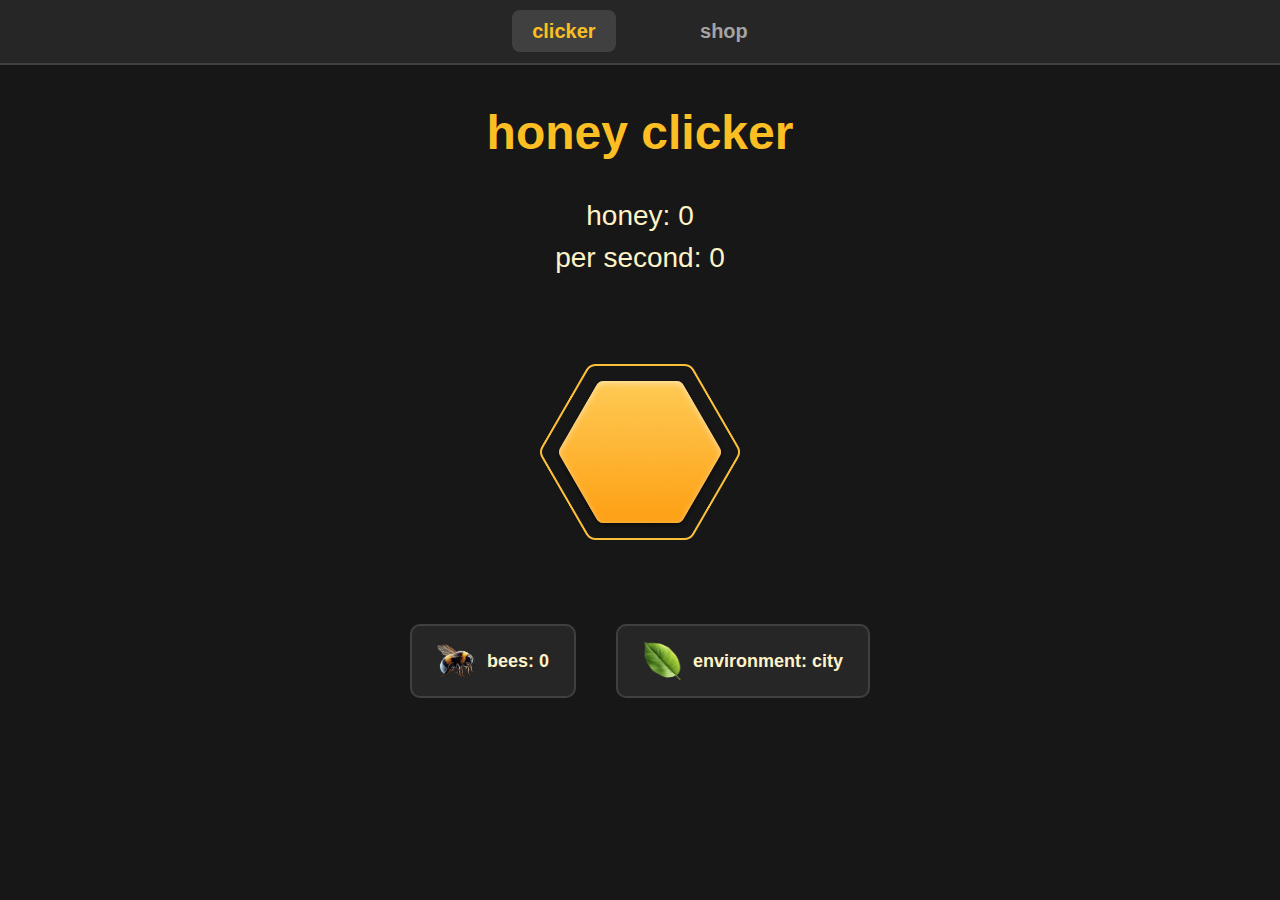
<file: index.html>
<!DOCTYPE html>
<html>
<head>
    <meta charset="UTF-8">
    <meta name="viewport" content="width=device-width, initial-scale=1.0">
    <title>honey clicker</title>
    <link rel="icon" type="image/x-icon" href="icons/favicon.ico">
    <link rel="stylesheet" href="style.css">
</head>
<body>
    <div class="nav">
        <a href="index.html" class="active">clicker</a>
        <a href="shop.html">shop</a>
    </div>

    <div class="clicker-page">
        <h1>honey clicker</h1>
        
        <div class="honey-display">
            <p>honey: <span id="honey-count">0</span></p>
            <p>per second: <span id="per-second">0</span></p>
        </div>

        <div class="honey-jar" id="honey-jar">
            <img src="icons/honey.png" alt="honey jar">
            <div class="bees" id="bees-container"></div>
        </div>

        <div class="stats">
            <div class="stat">
                <img src="icons/bee.png" alt="bee">
                <span>bees: <span id="bee-count">0</span></span>
            </div>
            <div class="stat">
                <img src="icons/leaf.png" alt="environment">
                <span>environment: <span id="environment">city</span></span>
            </div>
        </div>
    </div>

    <script src="script.js"></script>
</body>
</html>
</file>
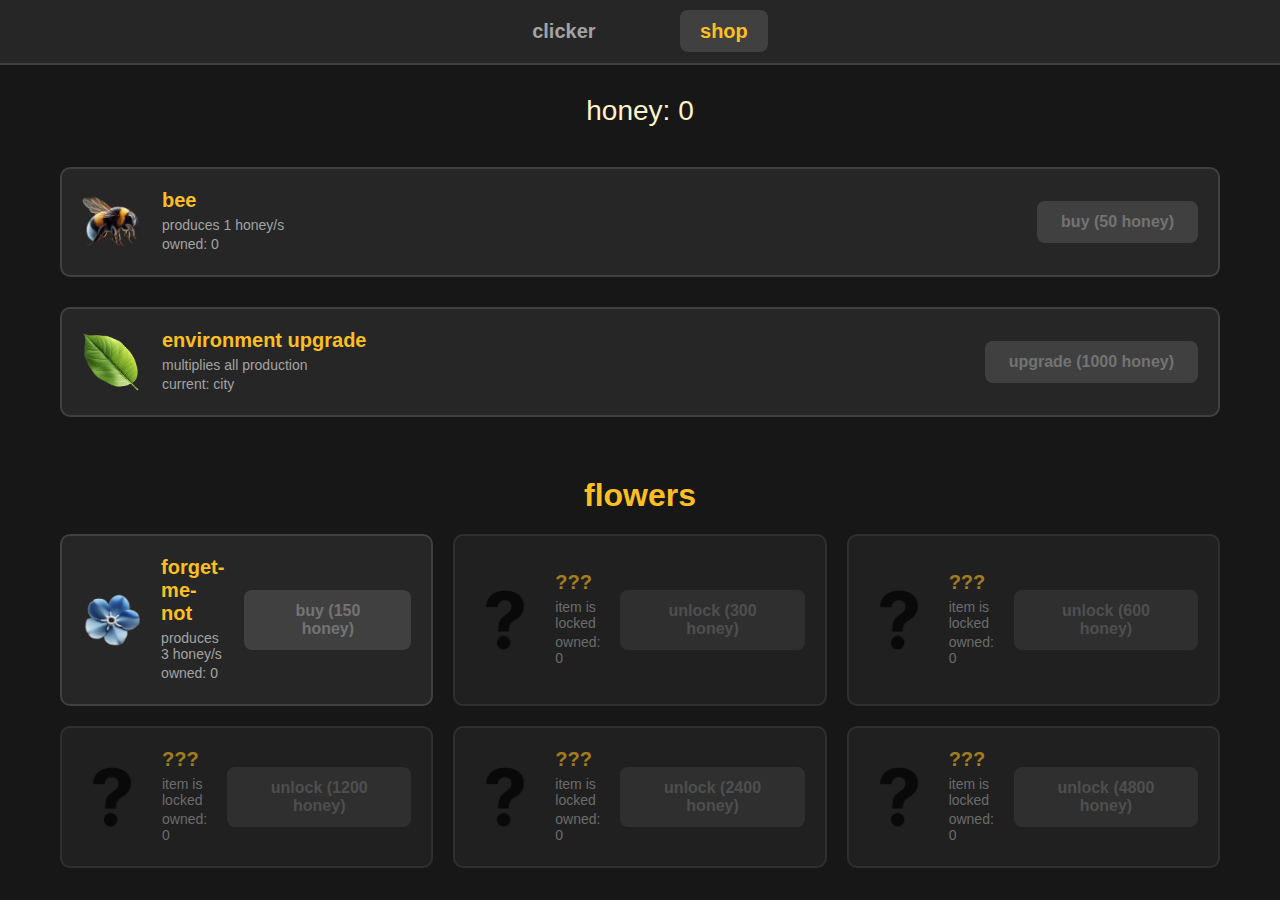
<file: shop.html>
<!DOCTYPE html>
<html>
<head>
    <meta charset="UTF-8">
    <meta name="viewport" content="width=device-width, initial-scale=1.0">
    <title>honey clicker - shop</title>
    <link rel="stylesheet" href="style.css">
</head>
<body>
    <div class="nav">
        <a href="index.html">clicker</a>
        <a href="shop.html" class="active">shop</a>
    </div>

    <div class="shop-page">
        <div class="honey-display">
            <p>honey: <span id="honey-count">0</span></p>
        </div>

        <div class="shop-grid">
            <div class="shop-item" data-type="bee">
                <img src="icons/bee.png" alt="bee">
                <div class="item-info">
                    <h3>bee</h3>
                    <p>produces 1 honey/s</p>
                    <p>owned: <span class="owned">0</span></p>
                </div>
                <button class="buy-btn">buy (50 honey)</button>
            </div>

            <div class="shop-item" data-type="environment">
                <img src="icons/leaf.png" alt="environment">
                <div class="item-info">
                    <h3>environment upgrade</h3>
                    <p>multiplies all production</p>
                    <p>current: <span id="env-name">city</span></p>
                </div>
                <button class="buy-btn" id="env-btn">upgrade (1000 honey)</button>
            </div>

            <div class="flower-section">
                <h2>flowers</h2>
                <div class="flower-grid">
                    <div class="shop-item flower" data-type="forgetMeNot">
                        <img src="icons/forgetMeNot.png" alt="forget me not">
                        <div class="item-info">
                            <h3>forget-me-not</h3>
                            <p>produces 3 honey/s</p>
                            <p>owned: <span class="owned">0</span></p>
                        </div>
                        <button class="buy-btn">buy (150 honey)</button>
                    </div>

                    <div class="shop-item flower locked" data-type="marigold">
                        <img src="icons/questionmark.png" alt="locked">
                        <div class="item-info">
                            <h3>???</h3>
                            <p>item is locked</p>
                            <p>owned: <span class="owned">0</span></p>
                        </div>
                        <button class="buy-btn">unlock (300 honey)</button>
                    </div>

                    <div class="shop-item flower locked" data-type="daisy">
                        <img src="icons/questionmark.png" alt="locked">
                        <div class="item-info">
                            <h3>???</h3>
                            <p>item is locked</p>
                            <p>owned: <span class="owned">0</span></p>
                        </div>
                        <button class="buy-btn">unlock (600 honey)</button>
                    </div>

                    <div class="shop-item flower locked" data-type="dandelion">
                        <img src="icons/questionmark.png" alt="locked">
                        <div class="item-info">
                            <h3>???</h3>
                            <p>item is locked</p>
                            <p>owned: <span class="owned">0</span></p>
                        </div>
                        <button class="buy-btn">unlock (1200 honey)</button>
                    </div>

                    <div class="shop-item flower locked" data-type="knapweed">
                        <img src="icons/questionmark.png" alt="locked">
                        <div class="item-info">
                            <h3>???</h3>
                            <p>item is locked</p>
                            <p>owned: <span class="owned">0</span></p>
                        </div>
                        <button class="buy-btn">unlock (2400 honey)</button>
                    </div>

                    <div class="shop-item flower locked" data-type="muskMallow">
                        <img src="icons/questionmark.png" alt="locked">
                        <div class="item-info">
                            <h3>???</h3>
                            <p>item is locked</p>
                            <p>owned: <span class="owned">0</span></p>
                        </div>
                        <button class="buy-btn">unlock (4800 honey)</button>
                    </div>
                </div>
            </div>
        </div>
    </div>

    <script src="script.js"></script>
</body>
</html>
</file>
<file: style.css>
* {
    margin: 0;
    padding: 0;
    box-sizing: border-box;
}

body {
    background: #171717;
    color: #fef3c7;
    font-family: Arial, sans-serif;
    min-height: 100vh;
}

.nav {
    background: #262626;
    padding: 20px;
    text-align: center;
    border-bottom: 2px solid #404040;
}

.nav a {
    color: #a3a3a3;
    text-decoration: none;
    margin: 0 30px;
    font-size: 20px;
    font-weight: bold;
    padding: 10px 20px;
    border-radius: 8px;
    transition: all 0.3s;
}

.nav a:hover, .nav a.active {
    color: #fbbf24;
    background: #404040;
}

.clicker-page {
    display: flex;
    flex-direction: column;
    align-items: center;
    padding: 40px 20px;
    min-height: calc(100vh - 80px);
}

.clicker-page h1 {
    font-size: 48px;
    color: #fbbf24;
    margin-bottom: 30px;
    text-align: center;
}

.honey-display {
    text-align: center;
    margin-bottom: 40px;
}

.honey-display p {
    font-size: 28px;
    margin: 10px 0;
}

.honey-jar {
    position: relative;
    margin: 40px 0;
    cursor: pointer;
    transition: transform 0.1s;
}

.honey-jar:active {
    transform: scale(0.95);
}

.honey-jar img {
    width: 200px;
    height: auto;
    animation: spin 8s linear infinite;
}

.bees {
    position: absolute;
    top: 50%;
    left: 50%;
    transform: translate(-50%, -50%);
    width: 300px;
    height: 300px;
}

.bee {
    position: absolute;
    width: 30px;
    height: 30px;
    animation: rotateBees 10s linear infinite;
}

.stats {
    display: flex;
    gap: 40px;
    margin-top: 40px;
}

.stat {
    display: flex;
    align-items: center;
    gap: 10px;
    background: #262626;
    padding: 15px 25px;
    border-radius: 10px;
    border: 2px solid #404040;
}

.stat img {
    width: 40px;
    height: 40px;
}

.stat span {
    font-size: 18px;
    font-weight: bold;
}

.shop-page {
    padding: 20px;
    max-width: 1200px;
    margin: 0 auto;
}

.shop-grid {
    display: flex;
    flex-direction: column;
    gap: 30px;
}

.shop-item {
    background: #262626;
    border: 2px solid #404040;
    border-radius: 10px;
    padding: 20px;
    display: flex;
    align-items: center;
    gap: 20px;
    transition: border-color 0.3s;
}

.shop-item:hover {
    border-color: #fbbf24;
}

.shop-item.locked {
    opacity: 0.6;
}

.shop-item img {
    width: 60px;
    height: 60px;
}

.item-info {
    flex: 1;
}

.item-info h3 {
    font-size: 20px;
    color: #fbbf24;
    margin-bottom: 5px;
}

.item-info p {
    font-size: 14px;
    color: #a3a3a3;
    margin: 3px 0;
}

.buy-btn {
    background: #fbbf24;
    color: #171717;
    border: none;
    padding: 12px 24px;
    border-radius: 8px;
    font-size: 16px;
    font-weight: bold;
    cursor: pointer;
    transition: all 0.3s;
}

.buy-btn:hover {
    background: #f59e0b;
    transform: translateY(-2px);
}

.buy-btn:disabled {
    background: #404040;
    color: #737373;
    cursor: not-allowed;
    transform: none;
}

.flower-section {
    margin-top: 30px;
}

.flower-section h2 {
    font-size: 32px;
    color: #fbbf24;
    margin-bottom: 20px;
    text-align: center;
}

.flower-grid {
    display: grid;
    grid-template-columns: repeat(auto-fit, minmax(350px, 1fr));
    gap: 20px;
}
</file>
